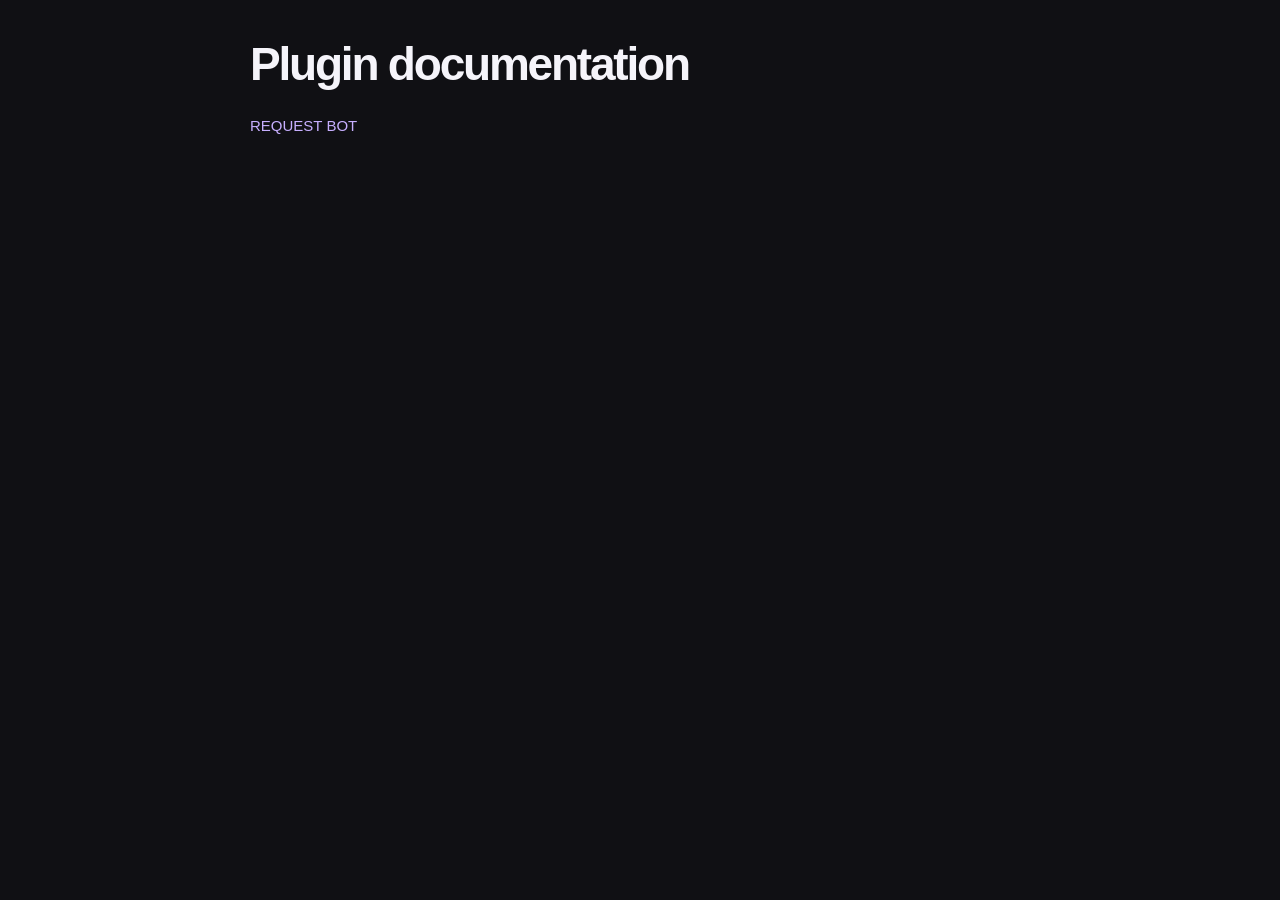
<file: index.html>
<!doctype html><html lang="en" class="dark"><head><meta charset="utf-8"><meta name="viewport" content="width=device-width,initial-scale=1"><title>Plugin documentation | Brian Roach</title><link rel="stylesheet" href="./request-bot/site.css"></head><body><main class="wrap public"><h1>Plugin documentation</h1><nav><a href="./request-bot/">REQUEST BOT</a></nav></main></body></html>
</file>
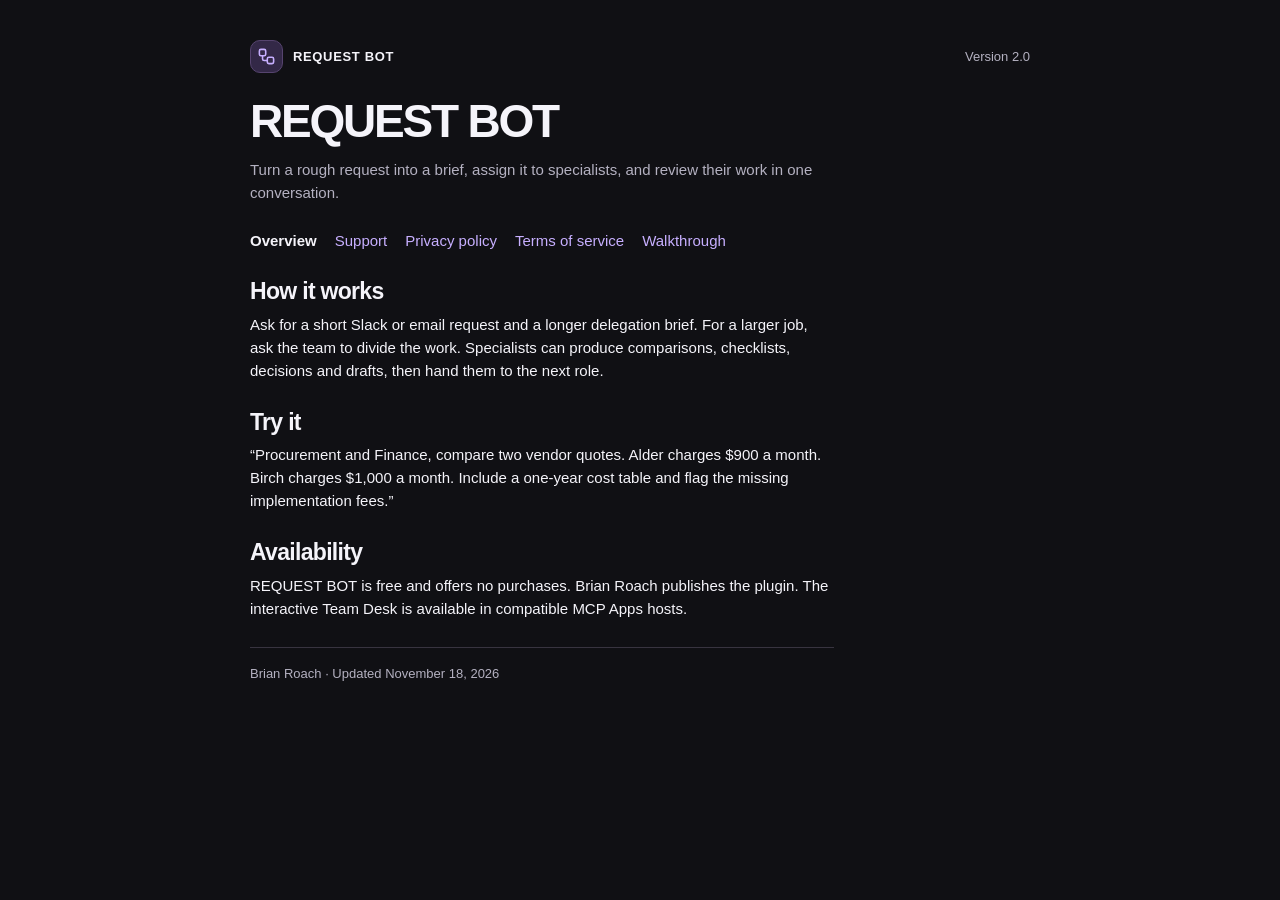
<file: request-bot/index.html>
<!doctype html><html lang="en" class="dark"><head><meta charset="utf-8"><meta name="viewport" content="width=device-width, initial-scale=1"><title>Overview | REQUEST BOT</title><link rel="stylesheet" href="./site.css"></head><body><main class="wrap public"><div class="topline"><div class="wordmark"><span class="mark"><svg xmlns="http://www.w3.org/2000/svg" width="19" height="19" viewBox="0 0 24 24" fill="none" stroke="currentColor" stroke-width="2" stroke-linecap="round" stroke-linejoin="round" class="lucide lucide-workflow" aria-hidden="true"><rect width="8" height="8" x="3" y="3" rx="2"></rect><path d="M7 11v4a2 2 0 0 0 2 2h4"></path><rect width="8" height="8" x="13" y="13" rx="2"></rect></svg></span>REQUEST BOT</div><span class="meta fine">Version 2.0</span></div><article><header><h1>REQUEST BOT</h1><p class="sub">Turn a rough request into a brief, assign it to specialists, and review their work in one conversation.</p></header><nav aria-label="Site pages"><a aria-current="page" href="./">Overview</a><a href="./support/">Support</a><a href="./privacy/">Privacy policy</a><a href="./terms/">Terms of service</a><a href="./walkthrough/">Walkthrough</a></nav><section><h2>How it works</h2><p>Ask for a short Slack or email request and a longer delegation brief. For a larger job, ask the team to divide the work. Specialists can produce comparisons, checklists, decisions and drafts, then hand them to the next role.</p></section><section><h2>Try it</h2><p>“Procurement and Finance, compare two vendor quotes. Alder charges $900 a month. Birch charges $1,000 a month. Include a one-year cost table and flag the missing implementation fees.”</p></section><section><h2>Availability</h2><p>REQUEST BOT is free and offers no purchases. Brian Roach publishes the plugin. The interactive Team Desk is available in compatible MCP Apps hosts.</p></section><footer class="fine meta">Brian Roach · Updated November 18, 2026</footer></article></main></body></html>
</file>
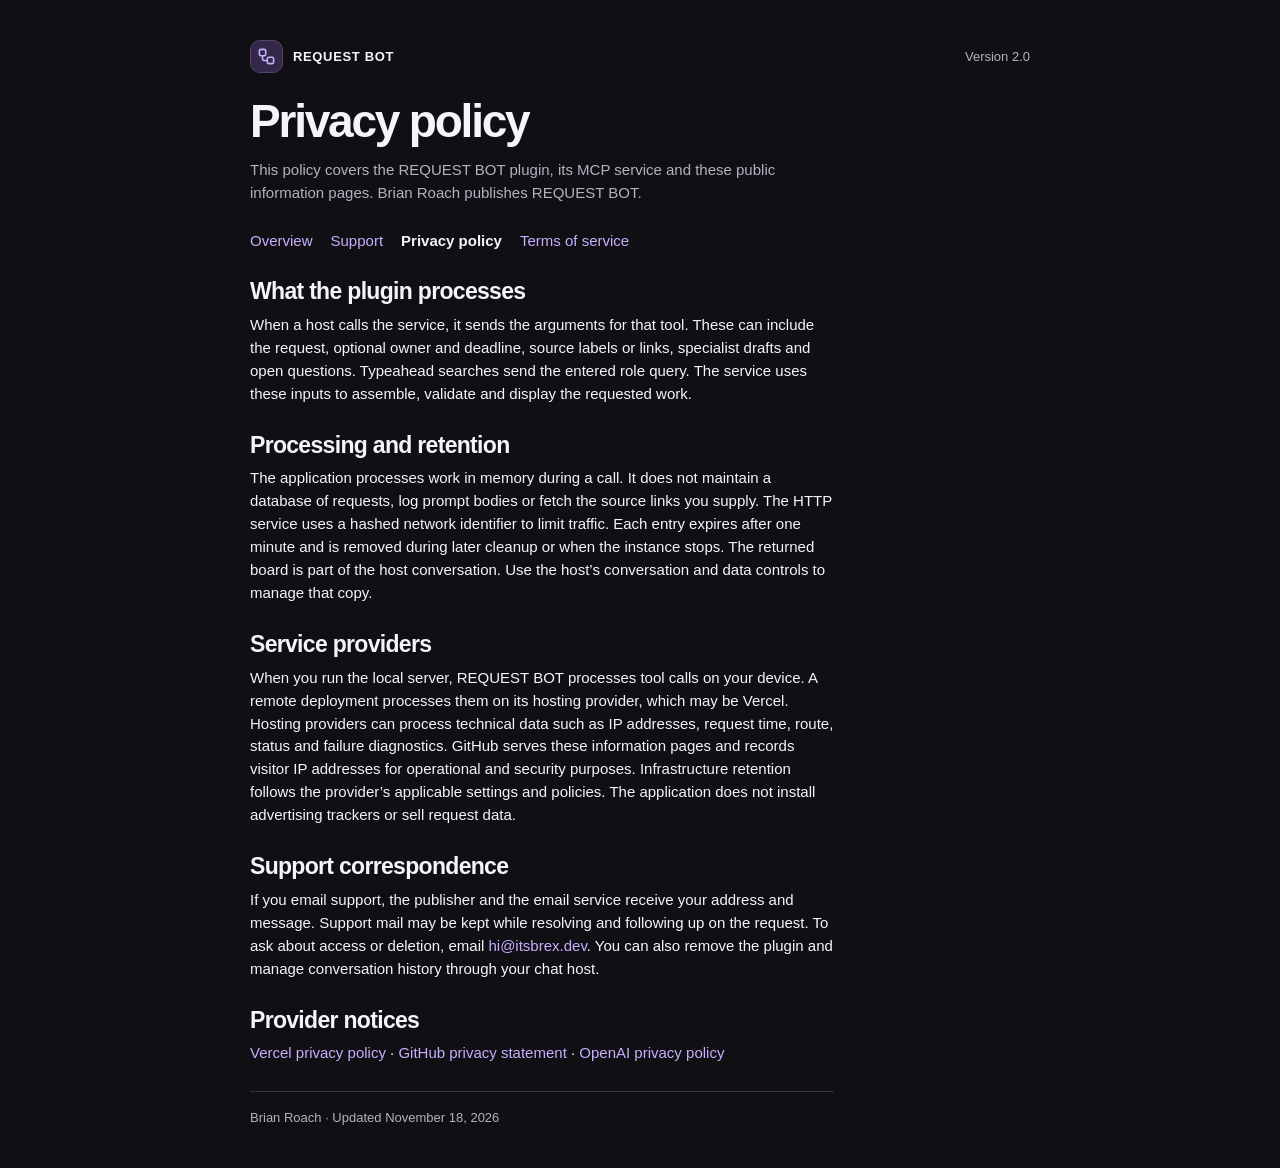
<file: request-bot/privacy/index.html>
<!doctype html><html lang="en" class="dark"><head><meta charset="utf-8"><meta name="viewport" content="width=device-width, initial-scale=1"><title>Privacy policy | REQUEST BOT</title><link rel="stylesheet" href="../site.css"></head><body><main class="wrap public"><div class="topline"><div class="wordmark"><span class="mark"><svg xmlns="http://www.w3.org/2000/svg" width="19" height="19" viewBox="0 0 24 24" fill="none" stroke="currentColor" stroke-width="2" stroke-linecap="round" stroke-linejoin="round" class="lucide lucide-workflow" aria-hidden="true"><rect width="8" height="8" x="3" y="3" rx="2"></rect><path d="M7 11v4a2 2 0 0 0 2 2h4"></path><rect width="8" height="8" x="13" y="13" rx="2"></rect></svg></span>REQUEST BOT</div><span class="meta fine">Version 2.0</span></div><article><header><h1>Privacy policy</h1><p class="sub">This policy covers the REQUEST BOT plugin, its MCP service and these public information pages. Brian Roach publishes REQUEST BOT.</p></header><nav aria-label="Site pages"><a href="../">Overview</a><a href="../support/">Support</a><a aria-current="page" href="../privacy/">Privacy policy</a><a href="../terms/">Terms of service</a></nav><section><h2>What the plugin processes</h2><p>When a host calls the service, it sends the arguments for that tool. These can include the request, optional owner and deadline, source labels or links, specialist drafts and open questions. Typeahead searches send the entered role query. The service uses these inputs to assemble, validate and display the requested work.</p></section><section><h2>Processing and retention</h2><p>The application processes work in memory during a call. It does not maintain a database of requests, log prompt bodies or fetch the source links you supply. The HTTP service uses a hashed network identifier to limit traffic. Each entry expires after one minute and is removed during later cleanup or when the instance stops. The returned board is part of the host conversation. Use the host’s conversation and data controls to manage that copy.</p></section><section><h2>Service providers</h2><p>When you run the local server, REQUEST BOT processes tool calls on your device. A remote deployment processes them on its hosting provider, which may be Vercel. Hosting providers can process technical data such as IP addresses, request time, route, status and failure diagnostics. GitHub serves these information pages and records visitor IP addresses for operational and security purposes. Infrastructure retention follows the provider’s applicable settings and policies. The application does not install advertising trackers or sell request data.</p></section><section><h2>Support correspondence</h2><p>If you email support, the publisher and the email service receive your address and message. Support mail may be kept while resolving and following up on the request. To ask about access or deletion, email <a href="mailto:hi@itsbrex.dev?subject=REQUEST%20BOT">hi@itsbrex.dev</a>. You can also remove the plugin and manage conversation history through your chat host.</p></section><section><h2>Provider notices</h2><p><a href="https://vercel.com/legal/privacy-policy">Vercel privacy policy</a> · <a href="https://docs.github.com/en/site-policy/privacy-policies/github-general-privacy-statement">GitHub privacy statement</a> · <a href="https://openai.com/policies/privacy-policy/">OpenAI privacy policy</a></p></section><footer class="fine meta">Brian Roach · Updated November 18, 2026</footer></article></main></body></html>
</file>
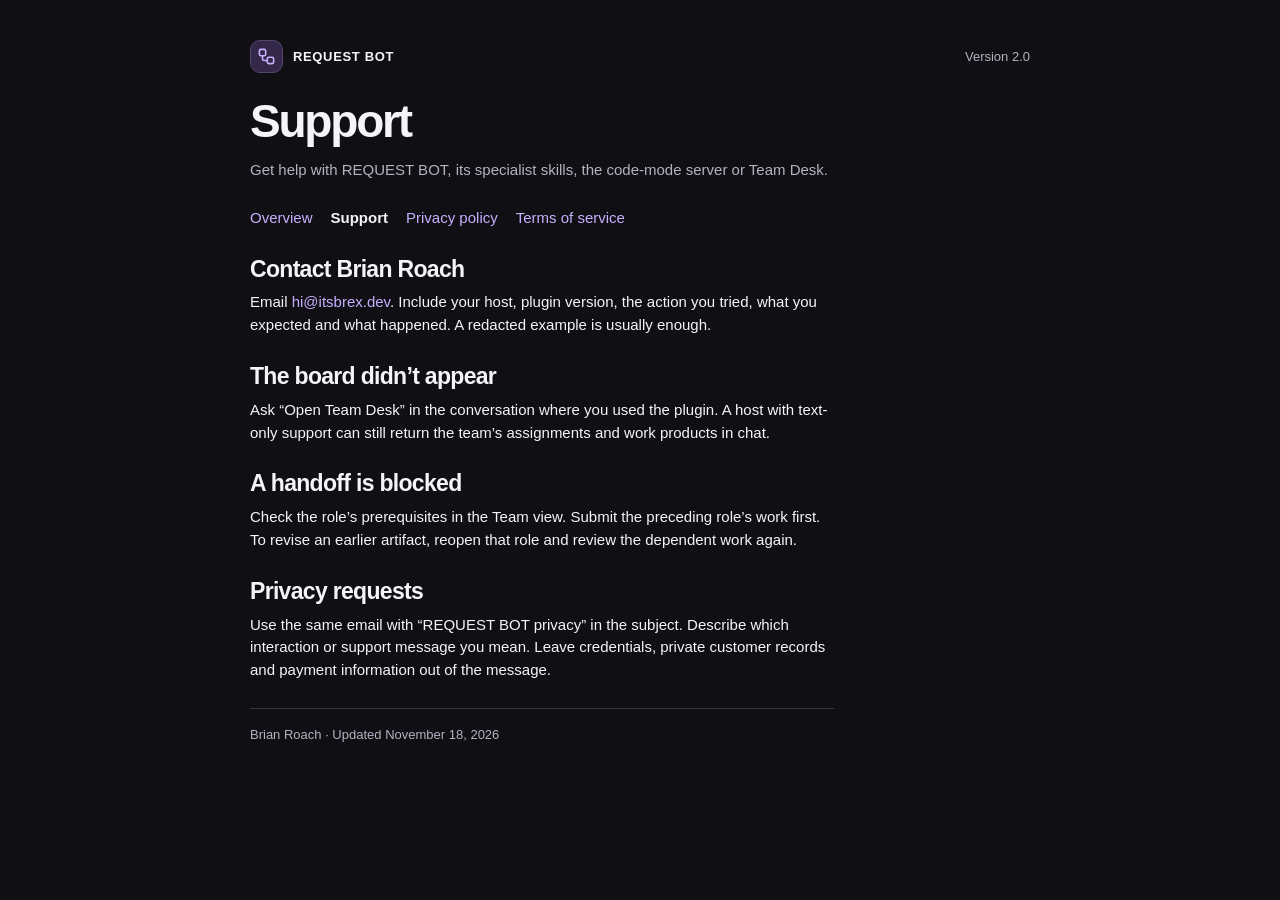
<file: request-bot/support/index.html>
<!doctype html><html lang="en" class="dark"><head><meta charset="utf-8"><meta name="viewport" content="width=device-width, initial-scale=1"><title>Support | REQUEST BOT</title><link rel="stylesheet" href="../site.css"></head><body><main class="wrap public"><div class="topline"><div class="wordmark"><span class="mark"><svg xmlns="http://www.w3.org/2000/svg" width="19" height="19" viewBox="0 0 24 24" fill="none" stroke="currentColor" stroke-width="2" stroke-linecap="round" stroke-linejoin="round" class="lucide lucide-workflow" aria-hidden="true"><rect width="8" height="8" x="3" y="3" rx="2"></rect><path d="M7 11v4a2 2 0 0 0 2 2h4"></path><rect width="8" height="8" x="13" y="13" rx="2"></rect></svg></span>REQUEST BOT</div><span class="meta fine">Version 2.0</span></div><article><header><h1>Support</h1><p class="sub">Get help with REQUEST BOT, its specialist skills, the code-mode server or Team Desk.</p></header><nav aria-label="Site pages"><a href="../">Overview</a><a aria-current="page" href="../support/">Support</a><a href="../privacy/">Privacy policy</a><a href="../terms/">Terms of service</a></nav><section><h2>Contact Brian Roach</h2><p>Email <a href="mailto:hi@itsbrex.dev?subject=REQUEST%20BOT">hi@itsbrex.dev</a>. Include your host, plugin version, the action you tried, what you expected and what happened. A redacted example is usually enough.</p></section><section><h2>The board didn’t appear</h2><p>Ask “Open Team Desk” in the conversation where you used the plugin. A host with text-only support can still return the team’s assignments and work products in chat.</p></section><section><h2>A handoff is blocked</h2><p>Check the role’s prerequisites in the Team view. Submit the preceding role’s work first. To revise an earlier artifact, reopen that role and review the dependent work again.</p></section><section><h2>Privacy requests</h2><p>Use the same email with “REQUEST BOT privacy” in the subject. Describe which interaction or support message you mean. Leave credentials, private customer records and payment information out of the message.</p></section><footer class="fine meta">Brian Roach · Updated November 18, 2026</footer></article></main></body></html>
</file>
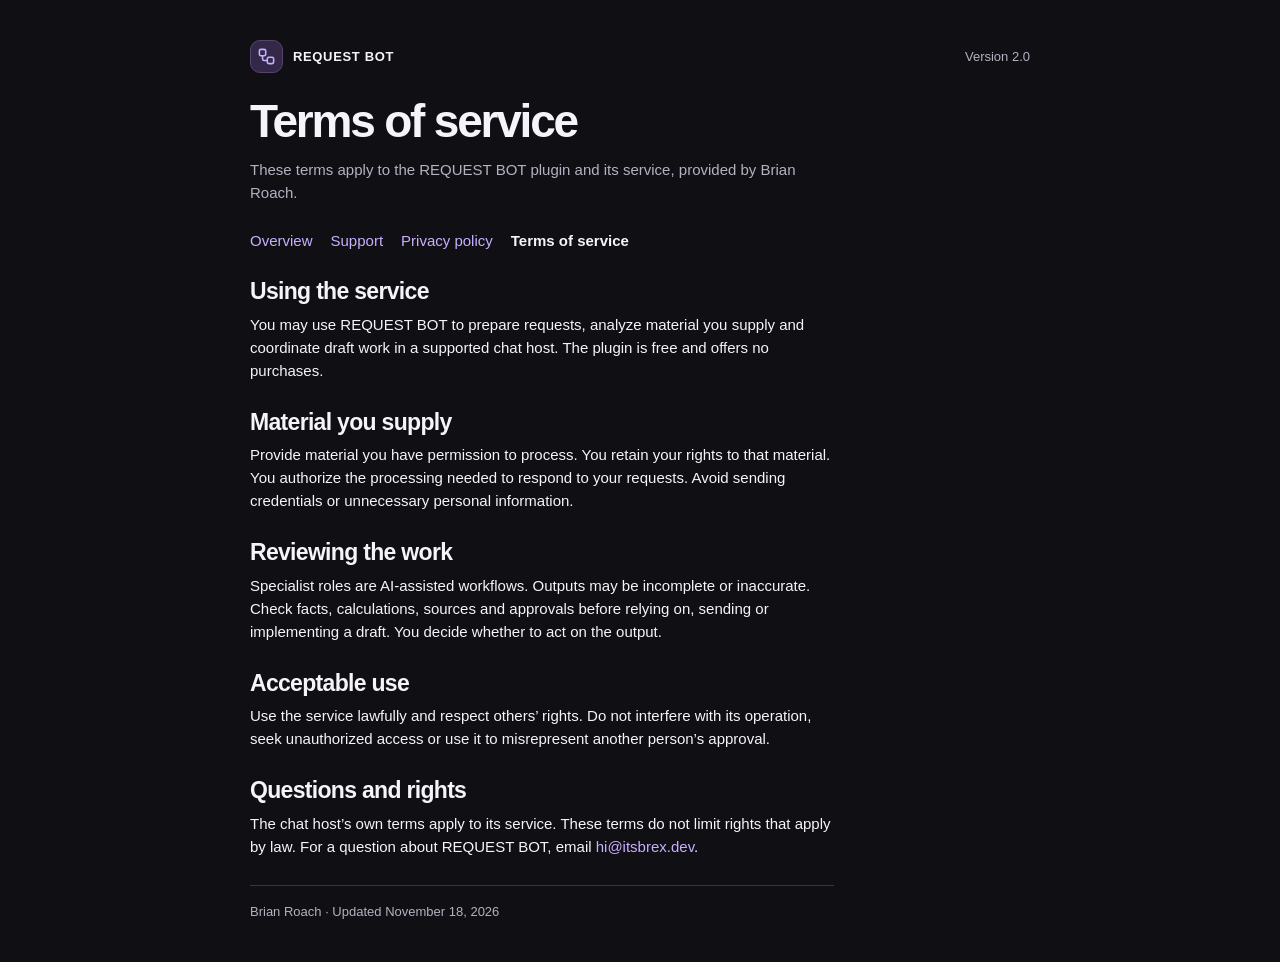
<file: request-bot/terms/index.html>
<!doctype html><html lang="en" class="dark"><head><meta charset="utf-8"><meta name="viewport" content="width=device-width, initial-scale=1"><title>Terms of service | REQUEST BOT</title><link rel="stylesheet" href="../site.css"></head><body><main class="wrap public"><div class="topline"><div class="wordmark"><span class="mark"><svg xmlns="http://www.w3.org/2000/svg" width="19" height="19" viewBox="0 0 24 24" fill="none" stroke="currentColor" stroke-width="2" stroke-linecap="round" stroke-linejoin="round" class="lucide lucide-workflow" aria-hidden="true"><rect width="8" height="8" x="3" y="3" rx="2"></rect><path d="M7 11v4a2 2 0 0 0 2 2h4"></path><rect width="8" height="8" x="13" y="13" rx="2"></rect></svg></span>REQUEST BOT</div><span class="meta fine">Version 2.0</span></div><article><header><h1>Terms of service</h1><p class="sub">These terms apply to the REQUEST BOT plugin and its service, provided by Brian Roach.</p></header><nav aria-label="Site pages"><a href="../">Overview</a><a href="../support/">Support</a><a href="../privacy/">Privacy policy</a><a aria-current="page" href="../terms/">Terms of service</a></nav><section><h2>Using the service</h2><p>You may use REQUEST BOT to prepare requests, analyze material you supply and coordinate draft work in a supported chat host. The plugin is free and offers no purchases.</p></section><section><h2>Material you supply</h2><p>Provide material you have permission to process. You retain your rights to that material. You authorize the processing needed to respond to your requests. Avoid sending credentials or unnecessary personal information.</p></section><section><h2>Reviewing the work</h2><p>Specialist roles are AI-assisted workflows. Outputs may be incomplete or inaccurate. Check facts, calculations, sources and approvals before relying on, sending or implementing a draft. You decide whether to act on the output.</p></section><section><h2>Acceptable use</h2><p>Use the service lawfully and respect others’ rights. Do not interfere with its operation, seek unauthorized access or use it to misrepresent another person’s approval.</p></section><section><h2>Questions and rights</h2><p>The chat host’s own terms apply to its service. These terms do not limit rights that apply by law. For a question about REQUEST BOT, email <a href="mailto:hi@itsbrex.dev?subject=REQUEST%20BOT">hi@itsbrex.dev</a>.</p></section><footer class="fine meta">Brian Roach · Updated November 18, 2026</footer></article></main></body></html>
</file>
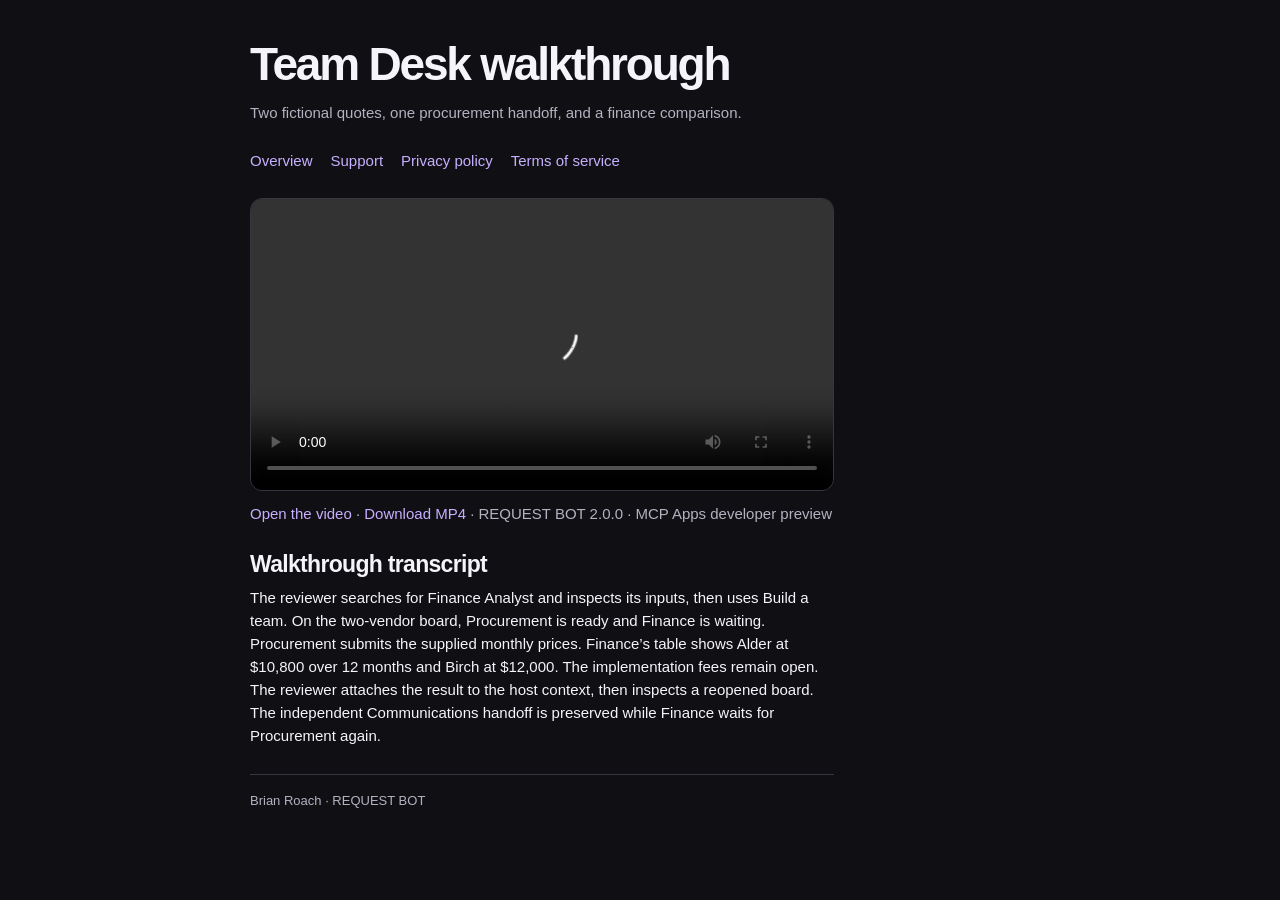
<file: request-bot/walkthrough/index.html>
<!doctype html>
<html lang="en" class="dark"><head><meta charset="utf-8"><meta name="viewport" content="width=device-width, initial-scale=1"><meta name="description" content="Watch REQUEST BOT route a vendor comparison through Procurement and Finance, review the annual cost table, and reopen dependent work."><link rel="icon" type="image/png" href="../brand/icon.png"><title>Team Desk walkthrough | REQUEST BOT</title><link rel="stylesheet" href="../site.css"><style>video{width:100%;height:auto;border:1px solid #383440;border-radius:12px;background:#100f14}figure{margin:24px 0}figcaption{margin-top:12px;color:#b4b1c1}</style></head>
<body><main class="wrap public"><article><header><h1>Team Desk walkthrough</h1><p class="sub">Two fictional quotes, one procurement handoff, and a finance comparison.</p></header><nav aria-label="Site pages"><a href="../">Overview</a><a href="../support/">Support</a><a href="../privacy/">Privacy policy</a><a href="../terms/">Terms of service</a></nav>
<figure><video controls playsinline preload="metadata" aria-label="REQUEST BOT developer preview of the Team Desk workflow" aria-describedby="transcript"><source src="./request-bot-v2.mp4" type="video/mp4"></video><figcaption><a href="./request-bot-v2.mp4">Open the video</a> · <a href="https://raw.githubusercontent.com/itsbrex/docs/7f39a10baeb05dbac04324bb24e026f8db3c855f/request-bot/walkthrough/request-bot-v2.mp4" download="request-bot-v2.mp4">Download MP4</a> · REQUEST BOT 2.0.0 · MCP Apps developer preview</figcaption></figure>
<section id="transcript"><h2>Walkthrough transcript</h2><p>The reviewer searches for Finance Analyst and inspects its inputs, then uses Build a team. On the two-vendor board, Procurement is ready and Finance is waiting. Procurement submits the supplied monthly prices. Finance’s table shows Alder at $10,800 over 12 months and Birch at $12,000. The implementation fees remain open. The reviewer attaches the result to the host context, then inspects a reopened board. The independent Communications handoff is preserved while Finance waits for Procurement again.</p></section>
<footer class="fine meta">Brian Roach · REQUEST BOT</footer></article></main></body></html>
</file>
<file: request-bot/site.css>
/*! tailwindcss v4.3.5 | MIT License | https://tailwindcss.com */
@layer properties{@supports (((-webkit-hyphens:none)) and (not (margin-trim:block))) or ((-moz-orient:inline) and (not (color:rgb(from red r g b)))){*,:before,:after,::backdrop{--tw-outline-style:solid}}}@layer theme{:root,:host{--font-sans:Inter,ui-sans-serif,-apple-system,BlinkMacSystemFont,"Segoe UI",sans-serif;--font-mono:ui-monospace, SFMono-Regular, Menlo, Monaco, Consolas, "Liberation Mono", "Courier New", monospace;--default-font-family:var(--font-sans);--default-mono-font-family:var(--font-mono)}}@layer base{*,:after,:before,::backdrop{box-sizing:border-box;border:0 solid;margin:0;padding:0}::file-selector-button{box-sizing:border-box;border:0 solid;margin:0;padding:0}html,:host{-webkit-text-size-adjust:100%;tab-size:4;line-height:1.5;font-family:var(--default-font-family,-apple-system, BlinkMacSystemFont, "Segoe UI", Roboto, "Helvetica Neue", "Noto Sans", Arial, sans-serif, "Apple Color Emoji", "Segoe UI Emoji", "Segoe UI Symbol", "Noto Color Emoji");font-feature-settings:var(--default-font-feature-settings,normal);font-variation-settings:var(--default-font-variation-settings,normal);-webkit-tap-highlight-color:transparent}hr{height:0;color:inherit;border-top-width:1px}abbr:where([title]){-webkit-text-decoration:underline dotted;text-decoration:underline dotted}h1,h2,h3,h4,h5,h6{font-size:inherit;font-weight:inherit}a{color:inherit;-webkit-text-decoration:inherit;-webkit-text-decoration:inherit;-webkit-text-decoration:inherit;text-decoration:inherit}b,strong{font-weight:bolder}code,kbd,samp,pre{font-family:var(--default-mono-font-family,ui-monospace, SFMono-Regular, Menlo, Monaco, Consolas, "Liberation Mono", "Courier New", monospace);font-feature-settings:var(--default-mono-font-feature-settings,normal);font-variation-settings:var(--default-mono-font-variation-settings,normal);font-size:1em}small{font-size:80%}sub,sup{vertical-align:baseline;font-size:75%;line-height:0;position:relative}sub{bottom:-.25em}sup{top:-.5em}table{text-indent:0;border-color:inherit;border-collapse:collapse}:-moz-focusring:where(:not(iframe)){outline:auto}progress{vertical-align:baseline}summary{display:list-item}ol,ul,menu{list-style:none}img,svg,video,canvas,audio,iframe,embed,object{vertical-align:middle;display:block}img,video{max-width:100%;height:auto}button,input,select,optgroup,textarea{font:inherit;font-feature-settings:inherit;font-variation-settings:inherit;letter-spacing:inherit;color:inherit;opacity:1;background-color:#0000;border-radius:0}::file-selector-button{font:inherit;font-feature-settings:inherit;font-variation-settings:inherit;letter-spacing:inherit;color:inherit;opacity:1;background-color:#0000;border-radius:0}:where(select:is([multiple],[size])) optgroup{font-weight:bolder}:where(select:is([multiple],[size])) optgroup option{padding-inline-start:20px}::file-selector-button{margin-inline-end:4px}::placeholder{opacity:1}@supports (not ((-webkit-appearance:-apple-pay-button))) or (contain-intrinsic-size:1px){::placeholder{color:currentColor}@supports (color:color-mix(in lab, red, red)){::placeholder{color:color-mix(in oklab, currentcolor 50%, transparent)}}}textarea{resize:vertical}::-webkit-search-decoration{-webkit-appearance:none}::-webkit-date-and-time-value{min-height:1lh;text-align:inherit}::-webkit-datetime-edit{display:inline-flex}::-webkit-datetime-edit-fields-wrapper{padding:0}::-webkit-datetime-edit{padding-block:0}::-webkit-datetime-edit-year-field{padding-block:0}::-webkit-datetime-edit-month-field{padding-block:0}::-webkit-datetime-edit-day-field{padding-block:0}::-webkit-datetime-edit-hour-field{padding-block:0}::-webkit-datetime-edit-minute-field{padding-block:0}::-webkit-datetime-edit-second-field{padding-block:0}::-webkit-datetime-edit-millisecond-field{padding-block:0}::-webkit-datetime-edit-meridiem-field{padding-block:0}::-webkit-calendar-picker-indicator{line-height:1}:-moz-ui-invalid{box-shadow:none}button,input:where([type=button],[type=reset],[type=submit]){appearance:button}::file-selector-button{appearance:button}::-webkit-inner-spin-button{height:auto}::-webkit-outer-spin-button{height:auto}[hidden]:where(:not([hidden=until-found])){display:none!important}}@layer components;@layer utilities{.visible{visibility:visible}.absolute{position:absolute}.isolate{isolation:isolate}.block{display:block}.table{display:table}.outline{outline-style:var(--tw-outline-style);outline-width:1px}}:root{color-scheme:dark;--ink:#f5f4fa;--muted:#b4b1c1;--violet:#c7afff;--accent:#9a72ee;--line:#383440;--panel:#1c1a21}*{box-sizing:border-box}body{color:var(--ink);font:15px/1.53 var(--font-sans,system-ui);overflow-wrap:anywhere;background:#101014;margin:0}h1,h2,h3,p{margin:0}button,input,textarea{font:inherit}button,a,summary{touch-action:manipulation}button,summary{cursor:pointer}button:disabled{opacity:.55;cursor:wait}a{color:var(--violet);text-underline-offset:3px}button:focus-visible,a:focus-visible,summary:focus-visible,input:focus-visible,textarea:focus-visible{outline-offset:3px;outline:3px solid #d2bfff}.wrap{max-width:860px;margin:auto;padding:clamp(16px,4vw,40px)}.topline{justify-content:space-between;align-items:center;gap:10px;margin-bottom:24px;display:flex}.wordmark{letter-spacing:.05em;align-items:center;gap:10px;font-size:13px;font-weight:700;display:flex}.mark{width:33px;height:33px;color:var(--violet);background:#332847;border:1px solid #56446f;border-radius:10px;place-items:center;display:grid}.eyebrow{color:var(--violet);font-size:12px;font-weight:600}.sub,.meta,small{color:var(--muted)}h1{letter-spacing:-.048em;font-size:clamp(29px,5vw,46px);font-weight:650;line-height:1.08}h2{letter-spacing:-.03em;font-size:23px;font-weight:640;line-height:1.2}h3{font-size:16px;font-weight:650;line-height:1.4}.sub{margin-top:9px}.card{background:var(--panel);border:1px solid var(--line);border-radius:15px;padding:17px}.stack{gap:12px;display:grid}.section{margin-top:22px}.row,.actions,.nav{flex-wrap:wrap;align-items:center;gap:10px;display:flex}.row.between{justify-content:space-between}.button,.tab,.chip{border-radius:9px;justify-content:center;align-items:center;gap:7px;min-height:44px;padding:9px 14px;font-size:14px;font-weight:620;text-decoration:none;display:inline-flex}.primary{color:#1d142c;background:#c7afff;border:1px solid #c7afff}.outline,.tab{color:var(--ink);border:1px solid var(--line);background:#211e28}.ghost{color:var(--violet);background:0 0;border:1px solid #0000}.tab.active{color:#ecdeff;background:#383044;border-color:#6f568c}.nav{gap:6px;margin:20px 0 14px}.badge{color:var(--violet);font-size:12px;font-weight:600;display:inline-block}.grid{grid-template-columns:repeat(auto-fit,minmax(min(100%,235px),1fr));gap:10px;display:grid}.role-card{text-align:left;color:var(--ink);gap:6px;width:100%;font-weight:400;display:grid}.role-card:hover,details.card[open]{border-color:#695285}.tasknum{color:var(--violet);background:#292331;border-radius:6px;place-items:center;padding:3px 9px;font:12px/1.5 ui-monospace,monospace;display:inline-grid}.field{margin-bottom:7px;font-size:14px;font-weight:600;display:block}textarea,input{color:var(--ink);background:#17151c;border:1px solid #55505f;border-radius:9px;width:100%;padding:11px 12px}textarea{resize:vertical;min-height:78px}.table-scroll{overflow:auto}.table-scroll table{border-collapse:collapse;text-align:left;min-width:100%}.table-scroll th,.table-scroll td{border-bottom:1px solid var(--line);vertical-align:top;padding:8px}.table-scroll th{color:var(--violet)}details>summary{align-content:center;min-height:44px;font-weight:600}.block{border-top:1px solid var(--line);padding:12px 0}.block p{white-space:pre-line}.block ul,.checks{padding-left:20px;list-style:outside}.block p,.block ul,.block .table-scroll{margin-top:5px}.block small{margin-top:7px;display:block}.note{border-left:3px solid var(--accent);color:#d5d0df;padding-left:12px}.notice{color:#e5d5ff}.fine{font-size:13px}.public article{max-width:70ch}.public section,.public footer{margin-top:26px}.public section p,.public section ul{margin-top:8px}.public header h1{margin-bottom:12px}.public nav{flex-wrap:wrap;gap:18px;margin:25px 0;display:flex}.public nav a[aria-current=page]{color:var(--ink);font-weight:650}.public footer{border-top:1px solid var(--line);padding-top:16px}@media (max-width:430px){.wrap{padding:16px 12px}.card{padding:13px}.topline{margin-bottom:16px}.nav{gap:4px}.tab{padding:8px 10px}.actions .button{flex-grow:1}}@media (prefers-reduced-motion:no-preference){.role-card,.button,.tab{transition:background-color .14s,border-color .14s}.button:active{transform:translateY(1px)}}@property --tw-outline-style{syntax:"*";inherits:false;initial-value:solid}
</file>
